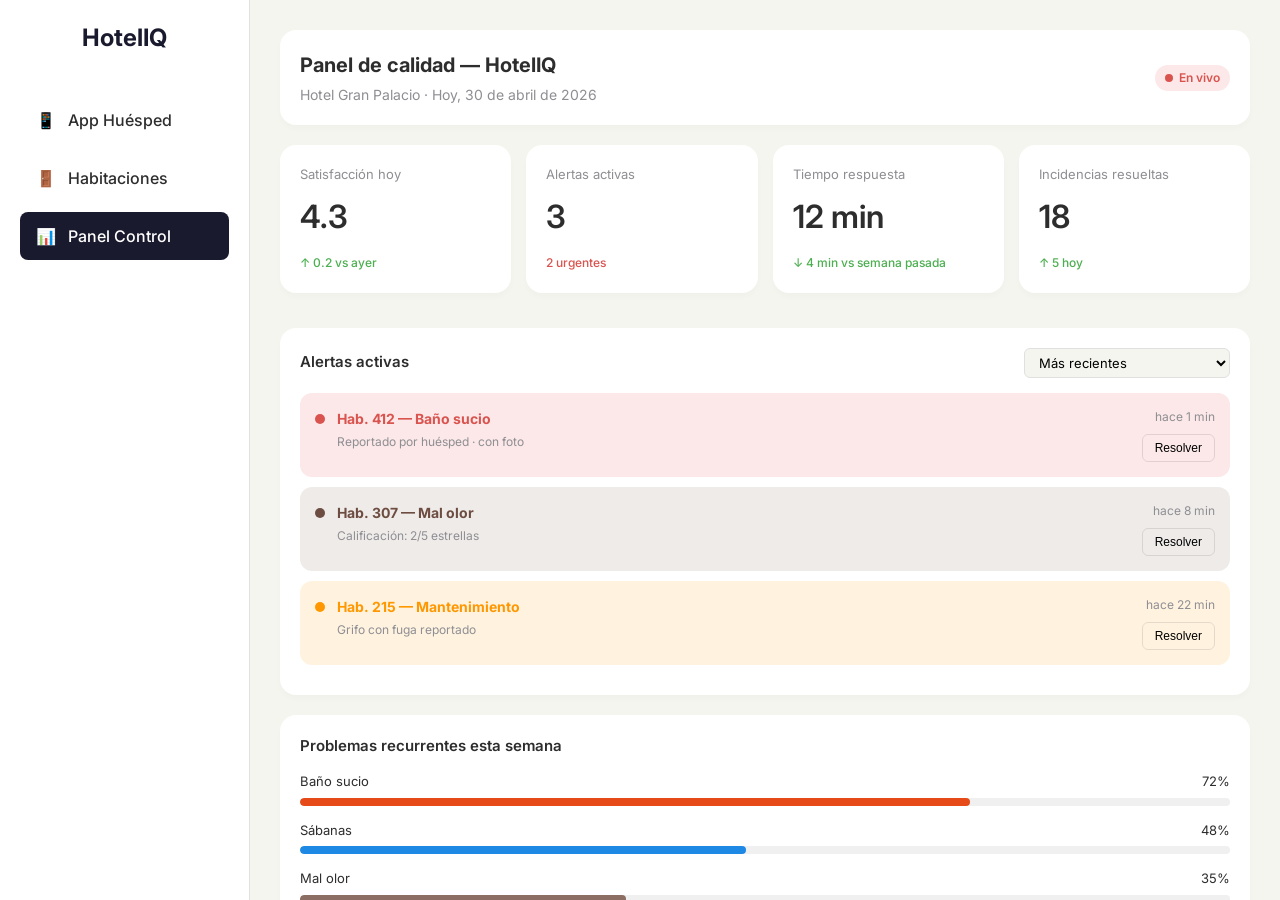
<file: index.html>
<!DOCTYPE html>
<html lang="es">

<head>
    <meta charset="UTF-8">
    <meta name="viewport" content="width=device-width, initial-scale=1.0">
    <title>HotelIQ - Panel de Calidad</title>
    <link href="https://fonts.googleapis.com/css2?family=Inter:wght@400;500;600;700&display=swap" rel="stylesheet">
    <link rel="stylesheet" href="base.css">
    <link rel="stylesheet" href="layout.css">
    <link rel="stylesheet" href="components.css">
    <link rel="stylesheet" href="dashboard.css">
</head>

<body>
    <div class="app-container">
        <nav class="sidebar">
            <div class="logo">HotelIQ</div>
            <ul class="nav-links">
                <li><a href="guest.html"><span class="icon">📱</span><span class="text">App Huésped</span></a></li>
                <li><a href="rooms.html"><span class="icon">🚪</span><span class="text">Habitaciones</span></a></li>
                <li class="active"><a href="index.html"><span class="icon">📊</span><span class="text">Panel
                            Control</span></a></li>
            </ul>
        </nav>

        <main class="main-content">
            <div class="dashboard-panel">
                <div class="dashboard-header card">
                    <div>
                        <h2>Panel de calidad — HotelIQ</h2>
                        <p>Hotel Gran Palacio · Hoy, 30 de abril de 2026</p>
                    </div>
                    <span class="badge red"><span class="dot"></span> En vivo</span>
                </div>

                <div class="stats-grid">
                    <div class="stat-card card">
                        <p>Satisfacción hoy</p>
                        <h3>4.3</h3>
                        <span class="trend up">↑ 0.2 vs ayer</span>
                    </div>
                    <div class="stat-card card">
                        <p>Alertas activas</p>
                        <h3>3</h3>
                        <span class="trend down">2 urgentes</span>
                    </div>
                    <div class="stat-card card">
                        <p>Tiempo respuesta</p>
                        <h3>12 min</h3>
                        <span class="trend up">↓ 4 min vs semana pasada</span>
                    </div>
                    <div class="stat-card card">
                        <p>Incidencias resueltas</p>
                        <h3>18</h3>
                        <span class="trend up">↑ 5 hoy</span>
                    </div>
                </div>

                <div class="card alerts-card">
                    <div
                        style="display: flex; justify-content: space-between; align-items: center; margin-bottom: 15px;">
                        <h3 style="margin: 0;">Alertas activas</h3>
                        <select id="alert-filter"
                            style="padding: 5px 10px; border-radius: 6px; border: 1px solid var(--border-color); font-family: inherit; font-size: 13px; outline: none; cursor: pointer; background: var(--bg-color);">
                            <option value="recent">Más recientes</option>
                            <option value="priority">Prioridad (Más problemas)</option>
                            <option value="room">Por habitación</option>
                        </select>
                    </div>
                    <div class="alert-list">
                    </div>
                </div>

                <div class="card problems-card">
                    <h3>Problemas recurrentes esta semana</h3>
                    <div class="problem-bar">
                        <div class="bar-label">
                            <span>Baño sucio</span>
                            <span>72%</span>
                        </div>
                        <div class="bar-track">
                            <div class="bar-fill red" style="width: 72%"></div>
                        </div>
                    </div>
                    <div class="problem-bar">
                        <div class="bar-label">
                            <span>Sábanas</span>
                            <span>48%</span>
                        </div>
                        <div class="bar-track">
                            <div class="bar-fill blue" style="width: 48%"></div>
                        </div>
                    </div>
                    <div class="problem-bar">
                        <div class="bar-label">
                            <span>Mal olor</span>
                            <span>35%</span>
                        </div>
                        <div class="bar-track">
                            <div class="bar-fill brown" style="width: 35%"></div>
                        </div>
                    </div>
                    <div class="problem-bar">
                        <div class="bar-label">
                            <span>Mantenimiento</span>
                            <span>20%</span>
                        </div>
                        <div class="bar-track">
                            <div class="bar-fill yellow" style="width: 20%"></div>
                        </div>
                    </div>
                </div>
            </div>
        </main>

        <nav class="bottom-nav">
            <a href="guest.html" class="nav-item"><span class="icon">📱</span><span class="text">App</span></a>
            <a href="rooms.html" class="nav-item"><span class="icon">🚪</span><span class="text">Habitaciones</span></a>
            <a href="index.html" class="nav-item active"><span class="icon">📊</span><span class="text">Panel</span></a>
        </nav>

        <div class="toast-container" id="toast-container"></div>
    </div>
    <script src="script.js"></script>
</body>

</html>
</file>
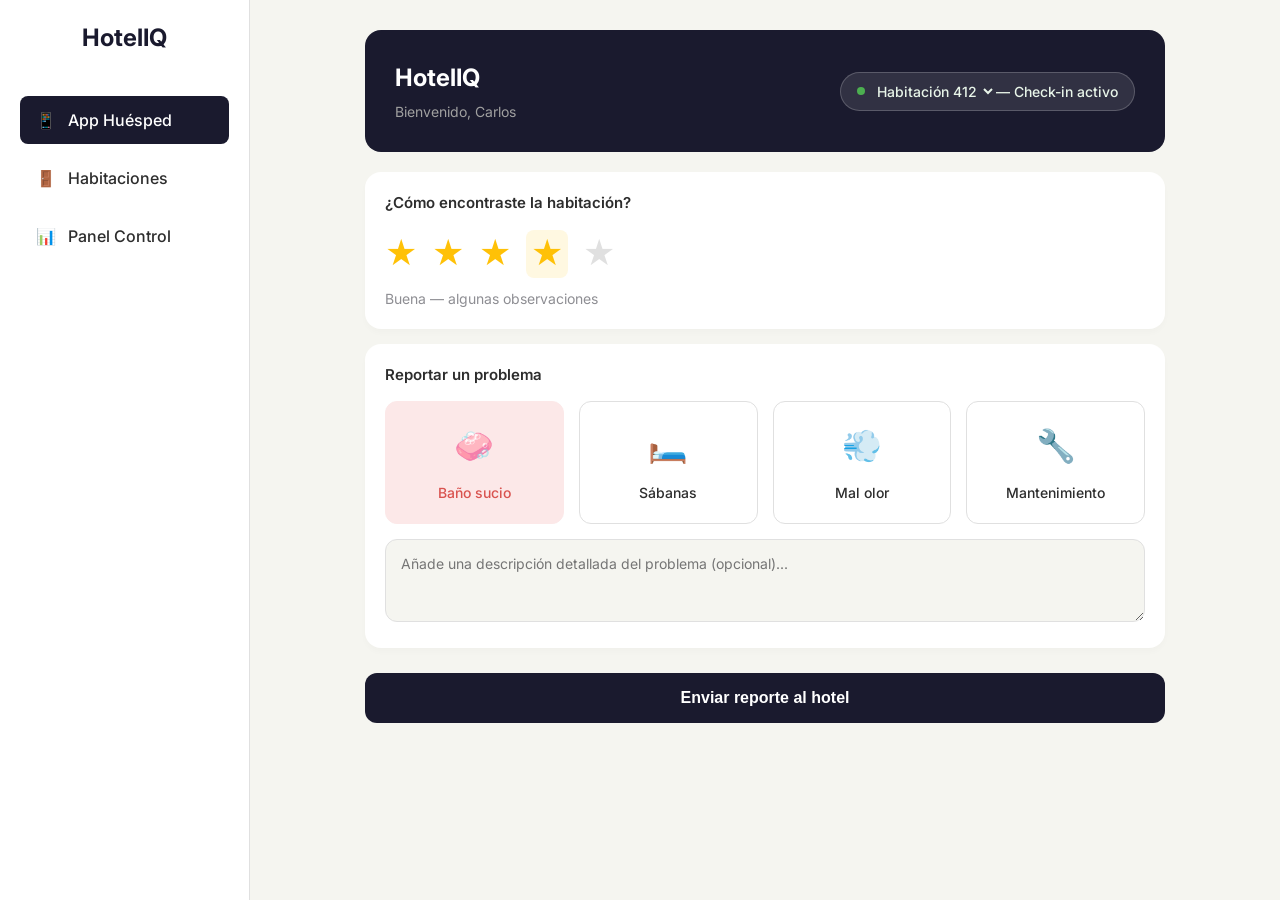
<file: guest.html>
<!DOCTYPE html>
<html lang="es">

<head>
    <meta charset="UTF-8">
    <meta name="viewport" content="width=device-width, initial-scale=1.0">
    <title>HotelIQ - App Huésped</title>
    <link href="https://fonts.googleapis.com/css2?family=Inter:wght@400;500;600;700&display=swap" rel="stylesheet">
    <link rel="stylesheet" href="base.css">
    <link rel="stylesheet" href="layout.css">
    <link rel="stylesheet" href="components.css">
    <link rel="stylesheet" href="guest.css">
</head>

<body>
    <div class="app-container">
        <nav class="sidebar">
            <div class="logo">HotelIQ</div>
            <ul class="nav-links">
                <li class="active"><a href="guest.html"><span class="icon">📱</span><span class="text">App
                            Huésped</span></a></li>
                <li><a href="rooms.html"><span class="icon">🚪</span><span class="text">Habitaciones</span></a></li>
                <li><a href="index.html"><span class="icon">📊</span><span class="text">Panel Control</span></a></li>
            </ul>
        </nav>

        <main class="main-content">
            <div class="guest-dashboard">
                <header class="app-header">
                    <div>
                        <h1>HotelIQ</h1>
                        <p>Bienvenido, Carlos</p>
                    </div>
                    <div class="status-badge green room-selector-badge">
                        <span class="dot"></span>
                        <select id="room-select" class="room-select">
                            <option value="412">Habitación 412</option>
                            <option value="408">Habitación 408</option>
                            <option value="404">Habitación 404</option>
                            <option value="401">Habitación 401</option>
                            <option value="307">Habitación 307</option>
                            <option value="215">Habitación 215</option>
                        </select>
                        <span> — Check-in activo</span>
                    </div>
                </header>
                <div class="card">
                    <h3>¿Cómo encontraste la habitación?</h3>
                    <div class="rating-stars">
                        <span class="star active">★</span>
                        <span class="star active">★</span>
                        <span class="star active">★</span>
                        <span class="star active selected-bg">★</span>
                        <span class="star">★</span>
                    </div>
                    <p class="rating-text">Buena — algunas observaciones</p>
                </div>
                <div class="card">
                    <h3>Reportar un problema</h3>
                    <div class="problem-grid">
                        <div class="problem-item selected" data-color="red">
                            <span class="icon">🧼</span>
                            <span>Baño sucio</span>
                        </div>
                        <div class="problem-item" data-color="blue">
                            <span class="icon">🛏️</span>
                            <span>Sábanas</span>
                        </div>
                        <div class="problem-item" data-color="brown">
                            <span class="icon">💨</span>
                            <span>Mal olor</span>
                        </div>
                        <div class="problem-item" data-color="yellow">
                            <span class="icon">🔧</span>
                            <span>Mantenimiento</span>
                        </div>
                    </div>
                    <textarea class="problem-description"
                        placeholder="Añade una descripción detallada del problema (opcional)..." rows="3"></textarea>
                </div>
                
                <button class="btn-primary" id="btn-send-report">Enviar reporte al hotel</button>
            </div>
        </main>

        <nav class="bottom-nav">
            <a href="guest.html" class="nav-item active"><span class="icon">📱</span><span class="text">App</span></a>
            <a href="rooms.html" class="nav-item"><span class="icon">🚪</span><span class="text">Habitaciones</span></a>
            <a href="index.html" class="nav-item"><span class="icon">📊</span><span class="text">Panel</span></a>
        </nav>

        <div class="toast-container" id="toast-container"></div>
    </div>
    <script src="script.js"></script>
</body>

</html>
</file>
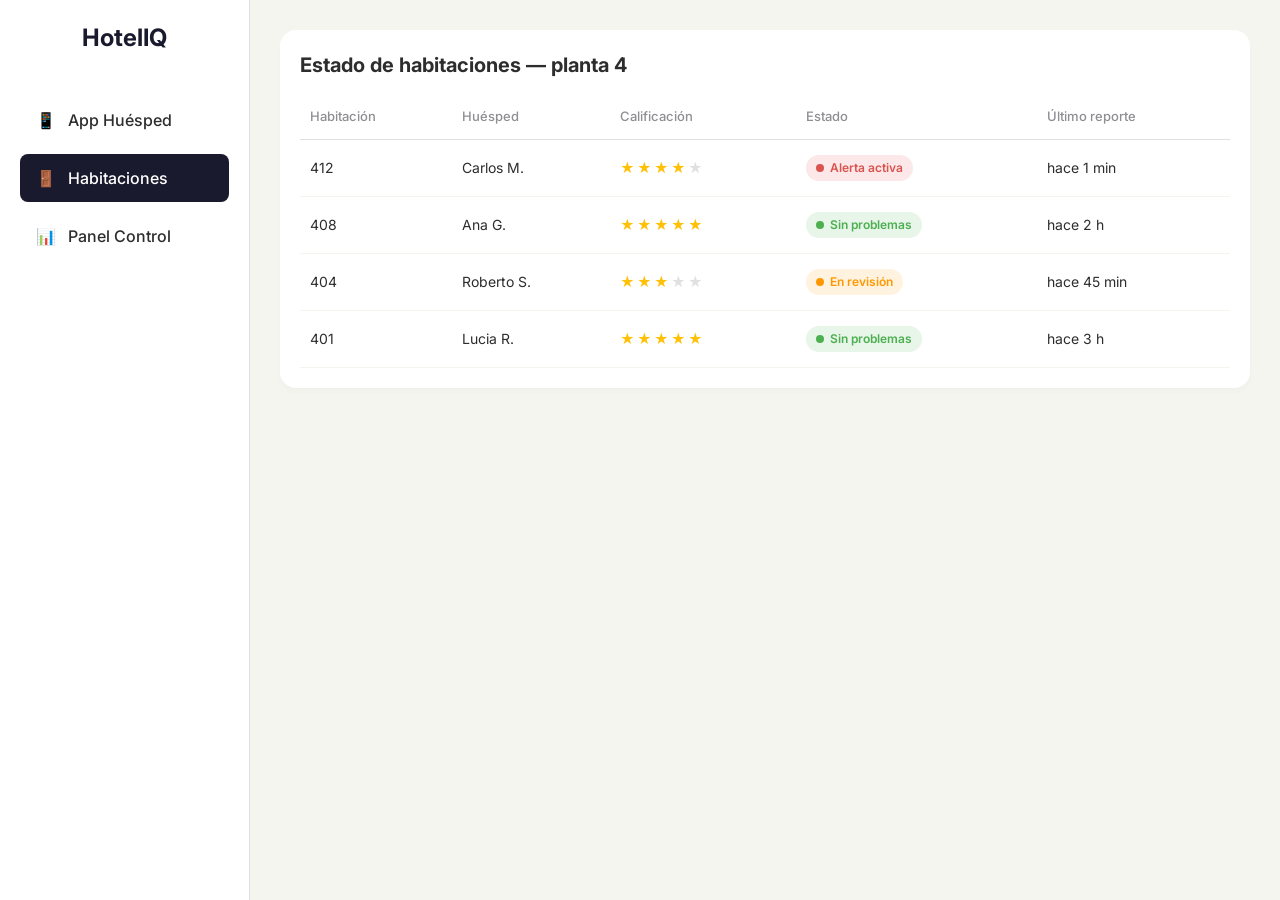
<file: rooms.html>
<!DOCTYPE html>
<html lang="es">

<head>
    <meta charset="UTF-8">
    <meta name="viewport" content="width=device-width, initial-scale=1.0">
    <title>HotelIQ - Estado de Habitaciones</title>
    <link href="https://fonts.googleapis.com/css2?family=Inter:wght@400;500;600;700&display=swap" rel="stylesheet">
    <link rel="stylesheet" href="base.css">
    <link rel="stylesheet" href="layout.css">
    <link rel="stylesheet" href="components.css">
    <link rel="stylesheet" href="rooms.css">
</head>

<body>
    <div class="app-container">
        <nav class="sidebar">
            <div class="logo">HotelIQ</div>
            <ul class="nav-links">
                <li><a href="guest.html"><span class="icon">📱</span><span class="text">App Huésped</span></a></li>
                <li class="active"><a href="rooms.html"><span class="icon">🚪</span><span
                            class="text">Habitaciones</span></a></li>
                <li><a href="index.html"><span class="icon">📊</span><span class="text">Panel Control</span></a></li>
            </ul>
        </nav>

        <main class="main-content">
            <div class="dashboard-panel">
                <div class="card panel-card">
                    <h2>Estado de habitaciones — planta 4</h2>
                    <div class="table-responsive">
                        <table class="status-table">
                            <thead>
                                <tr>
                                    <th>Habitación</th>
                                    <th>Huésped</th>
                                    <th>Calificación</th>
                                    <th>Estado</th>
                                    <th>Último reporte</th>
                                </tr>
                            </thead>
                            <tbody>
                                <tr>
                                    <td>412</td>
                                    <td>Carlos M.</td>
                                    <td class="stars">★★★★<span class="dim">★</span></td>
                                    <td><span class="badge red"><span class="dot"></span> Alerta activa</span></td>
                                    <td>hace 1 min</td>
                                </tr>
                                <tr>
                                    <td>408</td>
                                    <td>Ana G.</td>
                                    <td class="stars">★★★★★</td>
                                    <td><span class="badge green"><span class="dot"></span> Sin problemas</span></td>
                                    <td>hace 2 h</td>
                                </tr>
                                <tr>
                                    <td>404</td>
                                    <td>Roberto S.</td>
                                    <td class="stars">★★★<span class="dim">★★</span></td>
                                    <td><span class="badge yellow"><span class="dot"></span> En revisión</span></td>
                                    <td>hace 45 min</td>
                                </tr>
                                <tr>
                                    <td>401</td>
                                    <td>Lucia R.</td>
                                    <td class="stars">★★★★★</td>
                                    <td><span class="badge green"><span class="dot"></span> Sin problemas</span></td>
                                    <td>hace 3 h</td>
                                </tr>
                            </tbody>
                        </table>
                    </div>
                </div>
            </div>
        </main>

        <nav class="bottom-nav">
            <a href="guest.html" class="nav-item"><span class="icon">📱</span><span class="text">App</span></a>
            <a href="rooms.html" class="nav-item active"><span class="icon">🚪</span><span
                    class="text">Habitaciones</span></a>
            <a href="index.html" class="nav-item"><span class="icon">📊</span><span class="text">Panel</span></a>
        </nav>

        <div class="toast-container" id="toast-container"></div>
    </div>
    <script src="script.js"></script>
</body>

</html>
</file>
<file: base.css>
:root {
    --bg-color: #F5F5F0;
    --card-bg: #FFFFFF;
    --text-main: #2D2D2D;
    --text-muted: #8E8E93;
    --header-bg: #1A1A2E;
    --primary-color: #1A1A2E;
    --red-bg: #FCE8E8;
    --red-text: #D9534F;
    --green-bg: #E8F5E9;
    --green-text: #4CAF50;
    --yellow-bg: #FFF3E0;
    --yellow-text: #FF9800;
    --blue-bg: #E3F2FD;
    --blue-text: #1E88E5;
    --brown-bg: #EFEBE9;
    --brown-text: #6D4C41;
    --purple-bg: #F3E5F5;
    --purple-text: #9C27B0;
    --border-color: #E0E0E0;
    --nav-bg: #FFFFFF;
}

* {
    box-sizing: border-box;
    margin: 0;
    padding: 0;
}

body {
    font-family: 'Inter', sans-serif;
    background-color: var(--bg-color);
    color: var(--text-main);
    line-height: 1.5;
    -webkit-tap-highlight-color: transparent;
}

.app-container {
    display: flex;
    min-height: 100vh;
}

.main-content {
    flex: 1;
    padding: 30px;
    overflow-y: auto;
    max-height: 100vh;
}

@media (max-width: 768px) {
    .main-content {
        padding: 15px;
        padding-bottom: 80px; 
    }
}
</file>
<file: layout.css>
.sidebar {
    width: 250px;
    background-color: var(--nav-bg);
    border-right: 1px solid var(--border-color);
    padding: 20px;
    display: flex;
    flex-direction: column;
}

.sidebar .logo {
    font-size: 24px;
    font-weight: 700;
    color: var(--primary-color);
    margin-bottom: 40px;
    text-align: center;
}

.nav-links {
    list-style: none;
    display: flex;
    flex-direction: column;
    gap: 10px;
}

.nav-links li {
    border-radius: 8px;
    cursor: pointer;
    transition: background 0.3s, color 0.3s;
    font-weight: 500;
}

.nav-links li:hover {
    background-color: #f0f0f0;
}

.nav-links li.active {
    background-color: var(--primary-color);
}

.nav-links li.active a {
    color: white;
}

.nav-links a {
    text-decoration: none;
    color: inherit;
    display: flex;
    align-items: center;
    gap: 12px;
    width: 100%;
    padding: 12px 16px;
    border-radius: 8px;
}

.bottom-nav {
    display: none;
    position: fixed;
    bottom: 0;
    left: 0;
    width: 100%;
    background-color: var(--nav-bg);
    border-top: 1px solid var(--border-color);
    justify-content: space-around;
    padding: 10px 0;
    z-index: 100;
    box-shadow: 0 -2px 10px rgba(0,0,0,0.05);
}

.nav-item {
    text-decoration: none;
    display: flex;
    flex-direction: column;
    align-items: center;
    gap: 4px;
    color: var(--text-muted);
    font-size: 12px;
    font-weight: 500;
    transition: color 0.3s;
}

.nav-item.active {
    color: var(--primary-color);
}

.nav-item .icon {
    font-size: 20px;
}

@media (max-width: 768px) {
    .sidebar {
        display: none;
    }
    .bottom-nav {
        display: flex;
    }
}
</file>
<file: components.css>
.card {
    background: var(--card-bg);
    border-radius: 16px;
    padding: 20px;
    margin-bottom: 15px;
    box-shadow: 0 4px 6px rgba(0,0,0,0.02);
}

.card h3 {
    font-size: 15px;
    margin-bottom: 15px;
    font-weight: 600;
}

.badge {
    display: inline-flex;
    align-items: center;
    padding: 4px 10px;
    border-radius: 20px;
    font-size: 12px;
    font-weight: 600;
}

.dot {
    width: 8px;
    height: 8px;
    border-radius: 50%;
    margin-right: 6px;
}

.badge.red { background-color: var(--red-bg); color: var(--red-text); }
.badge.red .dot { background-color: var(--red-text); }
.badge.green { background-color: var(--green-bg); color: var(--green-text); }
.badge.green .dot { background-color: var(--green-text); }
.badge.yellow { background-color: var(--yellow-bg); color: var(--yellow-text); }
.badge.yellow .dot { background-color: var(--yellow-text); }

.btn-outline {
    width: 100%;
    padding: 12px;
    border: 1px dashed var(--border-color);
    background: transparent;
    border-radius: 8px;
    color: var(--text-muted);
    font-weight: 500;
    cursor: pointer;
    display: flex;
    justify-content: center;
    align-items: center;
    gap: 8px;
    background-color: #F9F9F9;
}

.btn-primary {
    width: 100%;
    padding: 16px;
    background-color: var(--primary-color);
    color: white;
    border: none;
    border-radius: 12px;
    font-size: 16px;
    font-weight: 600;
    cursor: pointer;
    margin-top: 10px;
    margin-bottom: 20px;
    transition: transform 0.2s, background 0.3s;
}

.btn-primary:active {
    transform: scale(0.98);
}

.toast-container {
    position: fixed;
    top: 20px;
    right: 20px;
    z-index: 1000;
    display: flex;
    flex-direction: column;
    gap: 10px;
}

.toast {
    background-color: var(--green-bg);
    color: var(--green-text);
    padding: 15px 20px;
    border-radius: 8px;
    box-shadow: 0 4px 12px rgba(0,0,0,0.1);
    font-weight: 500;
    display: flex;
    align-items: center;
    gap: 10px;
    animation: slideUp 0.3s ease forwards;
    border: 1px solid rgba(76, 175, 80, 0.2);
}

.toast.fade-out {
    opacity: 0;
    transform: translateY(-20px);
    transition: opacity 0.4s, transform 0.4s;
}

@keyframes slideUp {
    from { opacity: 0; transform: translateY(100%); }
    to { opacity: 1; transform: translateY(0); }
}

@keyframes pulse {
    0% { transform: scale(1); }
    50% { transform: scale(1.03); }
    100% { transform: scale(1); }
}
</file>
<file: dashboard.css>
.dashboard-panel {
    max-width: 1000px;
    margin: 0 auto;
}

.dashboard-header {
    display: flex;
    justify-content: space-between;
    align-items: center;
    margin-bottom: 20px;
}

.dashboard-header h2 {
    font-size: 20px;
    margin-bottom: 4px;
}

.dashboard-header p {
    color: var(--text-muted);
    font-size: 14px;
}

.stats-grid {
    display: grid;
    grid-template-columns: repeat(auto-fit, minmax(200px, 1fr));
    gap: 15px;
    margin-bottom: 20px;
}

.stat-card p {
    font-size: 13px;
    color: var(--text-muted);
    margin-bottom: 8px;
}

.stat-card h3 {
    font-size: 32px;
    margin-bottom: 8px;
}

.trend {
    font-size: 12px;
    font-weight: 500;
}

.trend.up { color: var(--green-text); }
.trend.down { color: var(--red-text); }

.alerts-card, .problems-card {
    margin-bottom: 20px;
}

.alert-item {
    display: flex;
    align-items: flex-start;
    padding: 15px;
    border-radius: 12px;
    margin-bottom: 10px;
    gap: 12px;
}

.alert-item.red { background-color: var(--red-bg); }
.alert-item.yellow { background-color: var(--yellow-bg); }
.alert-item.blue { background-color: var(--blue-bg); }
.alert-item.brown { background-color: var(--brown-bg); }
.alert-item.purple { background-color: var(--purple-bg); }

.alert-dot {
    width: 10px;
    height: 10px;
    border-radius: 50%;
    margin-top: 6px;
}

.alert-item.red .alert-dot { background-color: var(--red-text); }
.alert-item.yellow .alert-dot { background-color: var(--yellow-text); }
.alert-item.blue .alert-dot { background-color: var(--blue-text); }
.alert-item.brown .alert-dot { background-color: var(--brown-text); }
.alert-item.purple .alert-dot { background-color: var(--purple-text); }

.alert-content {
    flex: 1;
}

.alert-content h4 {
    font-size: 14px;
    margin-bottom: 4px;
}

.alert-item.red .alert-content h4 { color: var(--red-text); }
.alert-item.yellow .alert-content h4 { color: var(--yellow-text); }
.alert-item.blue .alert-content h4 { color: var(--blue-text); }
.alert-item.brown .alert-content h4 { color: var(--brown-text); }
.alert-item.purple .alert-content h4 { color: var(--purple-text); }

.alert-content p {
    font-size: 12px;
    color: var(--text-muted);
}

.alert-meta {
    display: flex;
    flex-direction: column;
    align-items: flex-end;
    gap: 8px;
}

.alert-meta .time {
    font-size: 12px;
    color: var(--text-muted);
}

.btn-resolve {
    padding: 6px 12px;
    background: transparent;
    border: 1px solid rgba(0,0,0,0.1);
    border-radius: 6px;
    font-size: 12px;
    cursor: pointer;
    font-weight: 500;
    transition: background 0.2s, color 0.2s;
}

.btn-resolve:hover {
    background: rgba(0,0,0,0.05);
}

.btn-resolve.success-anim {
    background: var(--green-text);
    color: white;
    border-color: var(--green-text);
}

.problem-bar {
    margin-bottom: 15px;
}

.bar-label {
    display: flex;
    justify-content: space-between;
    font-size: 13px;
    margin-bottom: 6px;
    color: var(--text-main);
}

.bar-track {
    height: 8px;
    background: #F0F0F0;
    border-radius: 4px;
    overflow: hidden;
}

.bar-fill {
    height: 100%;
    border-radius: 4px;
}

.bar-fill.red { background-color: #E64A19; }
.bar-fill.yellow { background-color: #F57C00; }
.bar-fill.blue { background-color: var(--blue-text); }
.bar-fill.brown { background-color: #8D6E63; }
</file>
<file: guest.css>
.guest-dashboard {
    max-width: 800px;
    margin: 0 auto;
}

.app-header {
    background-color: var(--header-bg);
    padding: 30px;
    color: white;
    border-radius: 16px;
    margin-bottom: 20px;
    display: flex;
    justify-content: space-between;
    align-items: center;
}

.app-header h1 {
    font-size: 24px;
    margin-bottom: 5px;
}

.app-header p {
    color: #A0A0A0;
    font-size: 14px;
}

.status-badge {
    display: inline-flex;
    align-items: center;
    padding: 8px 16px;
    border-radius: 20px;
    font-size: 14px;
    font-weight: 500;
    background-color: rgba(255,255,255,0.1);
    color: #E8F5E9;
    border: 1px solid rgba(255,255,255,0.2);
}

.status-badge .dot {
    background-color: #4CAF50;
    width: 8px;
    height: 8px;
    border-radius: 50%;
    margin-right: 8px;
}

.room-select {
    background-color: transparent;
    color: inherit;
    border: none;
    font-family: inherit;
    font-size: inherit;
    font-weight: inherit;
    outline: none;
    cursor: pointer;
}

.room-select option {
    color: var(--text-main);
    background-color: var(--card-bg);
}

.rating-stars {
    display: flex;
    gap: 15px;
    font-size: 32px;
    color: #E0E0E0;
    margin-bottom: 10px;
}

.star {
    cursor: pointer;
    transition: transform 0.2s;
}

.star.active {
    color: #FFC107;
}

.rating-stars .star.selected-bg {
    background: #FFF8E1;
    border-radius: 8px;
    padding: 0 5px;
}

.rating-text {
    font-size: 14px;
    color: var(--text-muted);
}

.problem-grid {
    display: grid;
    grid-template-columns: repeat(auto-fit, minmax(150px, 1fr));
    gap: 15px;
}

.problem-item {
    border: 1px solid var(--border-color);
    border-radius: 12px;
    padding: 20px;
    text-align: center;
    cursor: pointer;
    transition: all 0.3s;
    display: flex;
    flex-direction: column;
    align-items: center;
    gap: 12px;
    font-size: 14px;
    font-weight: 500;
}

.problem-item .icon {
    font-size: 32px;
}

.problem-item.selected[data-color="red"] {
    background-color: var(--red-bg);
    border-color: var(--red-bg);
    color: var(--red-text);
}

.problem-item.selected[data-color="blue"] {
    background-color: var(--blue-bg);
    border-color: var(--blue-bg);
    color: var(--blue-text);
}

.problem-item.selected[data-color="brown"] {
    background-color: var(--brown-bg);
    border-color: var(--brown-bg);
    color: var(--brown-text);
}

.problem-item.selected[data-color="yellow"] {
    background-color: var(--yellow-bg);
    border-color: var(--yellow-bg);
    color: var(--yellow-text);
}

.problem-description {
    width: 100%;
    margin-top: 15px;
    padding: 15px;
    border: 1px solid var(--border-color);
    border-radius: 12px;
    font-family: inherit;
    font-size: 14px;
    resize: vertical;
    outline: none;
    transition: border-color 0.3s;
    background-color: var(--bg-color);
}

.problem-description:focus {
    border-color: var(--primary-color);
    background-color: var(--card-bg);
}

@media (max-width: 768px) {
    .app-header {
        flex-direction: column;
        align-items: flex-start;
        gap: 15px;
    }
}
</file>
<file: rooms.css>
.dashboard-panel {
    max-width: 1000px;
    margin: 0 auto;
}

.panel-card h2 {
    font-size: 20px;
    margin-bottom: 15px;
}

.table-responsive {
    overflow-x: auto;
}

.status-table {
    width: 100%;
    border-collapse: collapse;
}

.status-table th {
    text-align: left;
    font-size: 13px;
    color: var(--text-muted);
    font-weight: 500;
    padding: 12px 10px;
    border-bottom: 1px solid var(--border-color);
}

.status-table td {
    padding: 15px 10px;
    font-size: 14px;
    border-bottom: 1px solid #F5F5F0;
}

.status-table td.stars {
    color: #FFC107;
    letter-spacing: 2px;
}

.status-table td.stars .dim {
    color: #E0E0E0;
}
</file>
